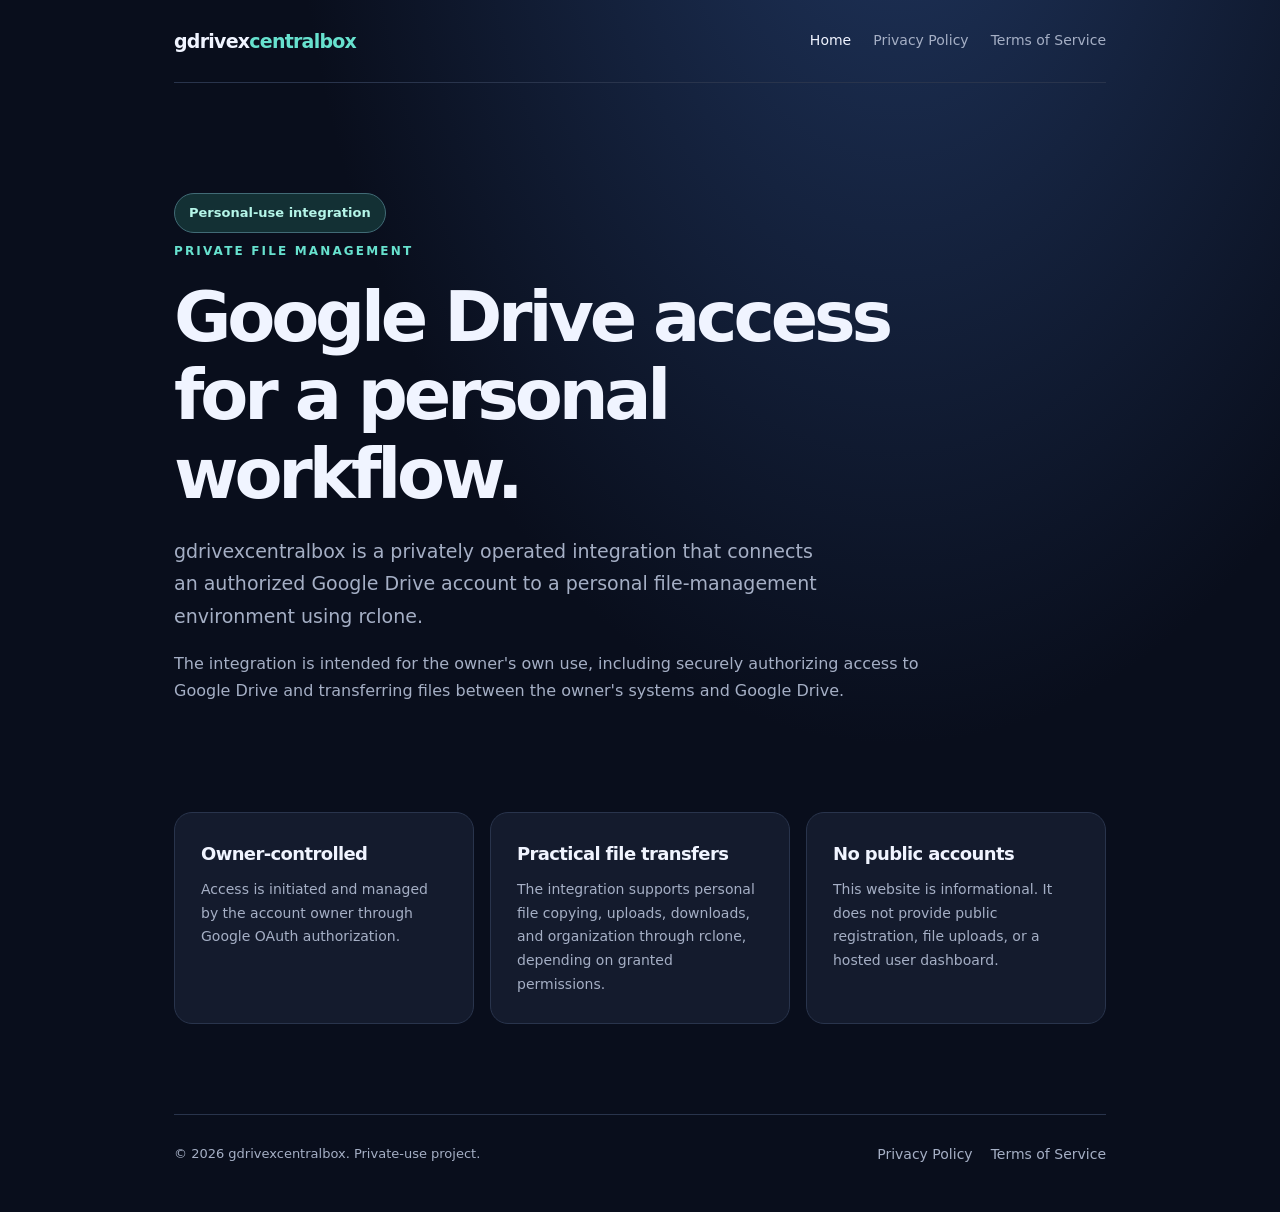
<file: index.html>
<!doctype html>
<html lang="en"><head><meta charset="utf-8"><meta name="viewport" content="width=device-width,initial-scale=1"><meta name="description" content="gdrivexcentralbox is a private Google Drive integration for personal file management using rclone."><title>gdrivexcentralbox | Personal Google Drive Integration</title><link rel="stylesheet" href="styles.css"></head>
<body><div class="shell"><header class="nav"><a class="brand" href="index.html">gdrivex<span>centralbox</span></a><nav class="navlinks" aria-label="Main navigation"><a aria-current="page" href="index.html">Home</a><a href="privacy.html">Privacy Policy</a><a href="terms.html">Terms of Service</a></nav></header><main><section class="hero"><span class="pill">Personal-use integration</span><div class="eyebrow">Private file management</div><h1>Google Drive access for a personal workflow.</h1><p class="lead">gdrivexcentralbox is a privately operated integration that connects an authorized Google Drive account to a personal file-management environment using rclone.</p><p>The integration is intended for the owner's own use, including securely authorizing access to Google Drive and transferring files between the owner's systems and Google Drive.</p></section><section class="features" aria-label="Integration details"><article class="feature"><h2>Owner-controlled</h2><p>Access is initiated and managed by the account owner through Google OAuth authorization.</p></article><article class="feature"><h2>Practical file transfers</h2><p>The integration supports personal file copying, uploads, downloads, and organization through rclone, depending on granted permissions.</p></article><article class="feature"><h2>No public accounts</h2><p>This website is informational. It does not provide public registration, file uploads, or a hosted user dashboard.</p></article></section></main><footer class="footer"><span>© 2026 gdrivexcentralbox. Private-use project.</span><div class="footer-links"><a href="privacy.html">Privacy Policy</a><a href="terms.html">Terms of Service</a></div></footer></div></body></html>
</file>
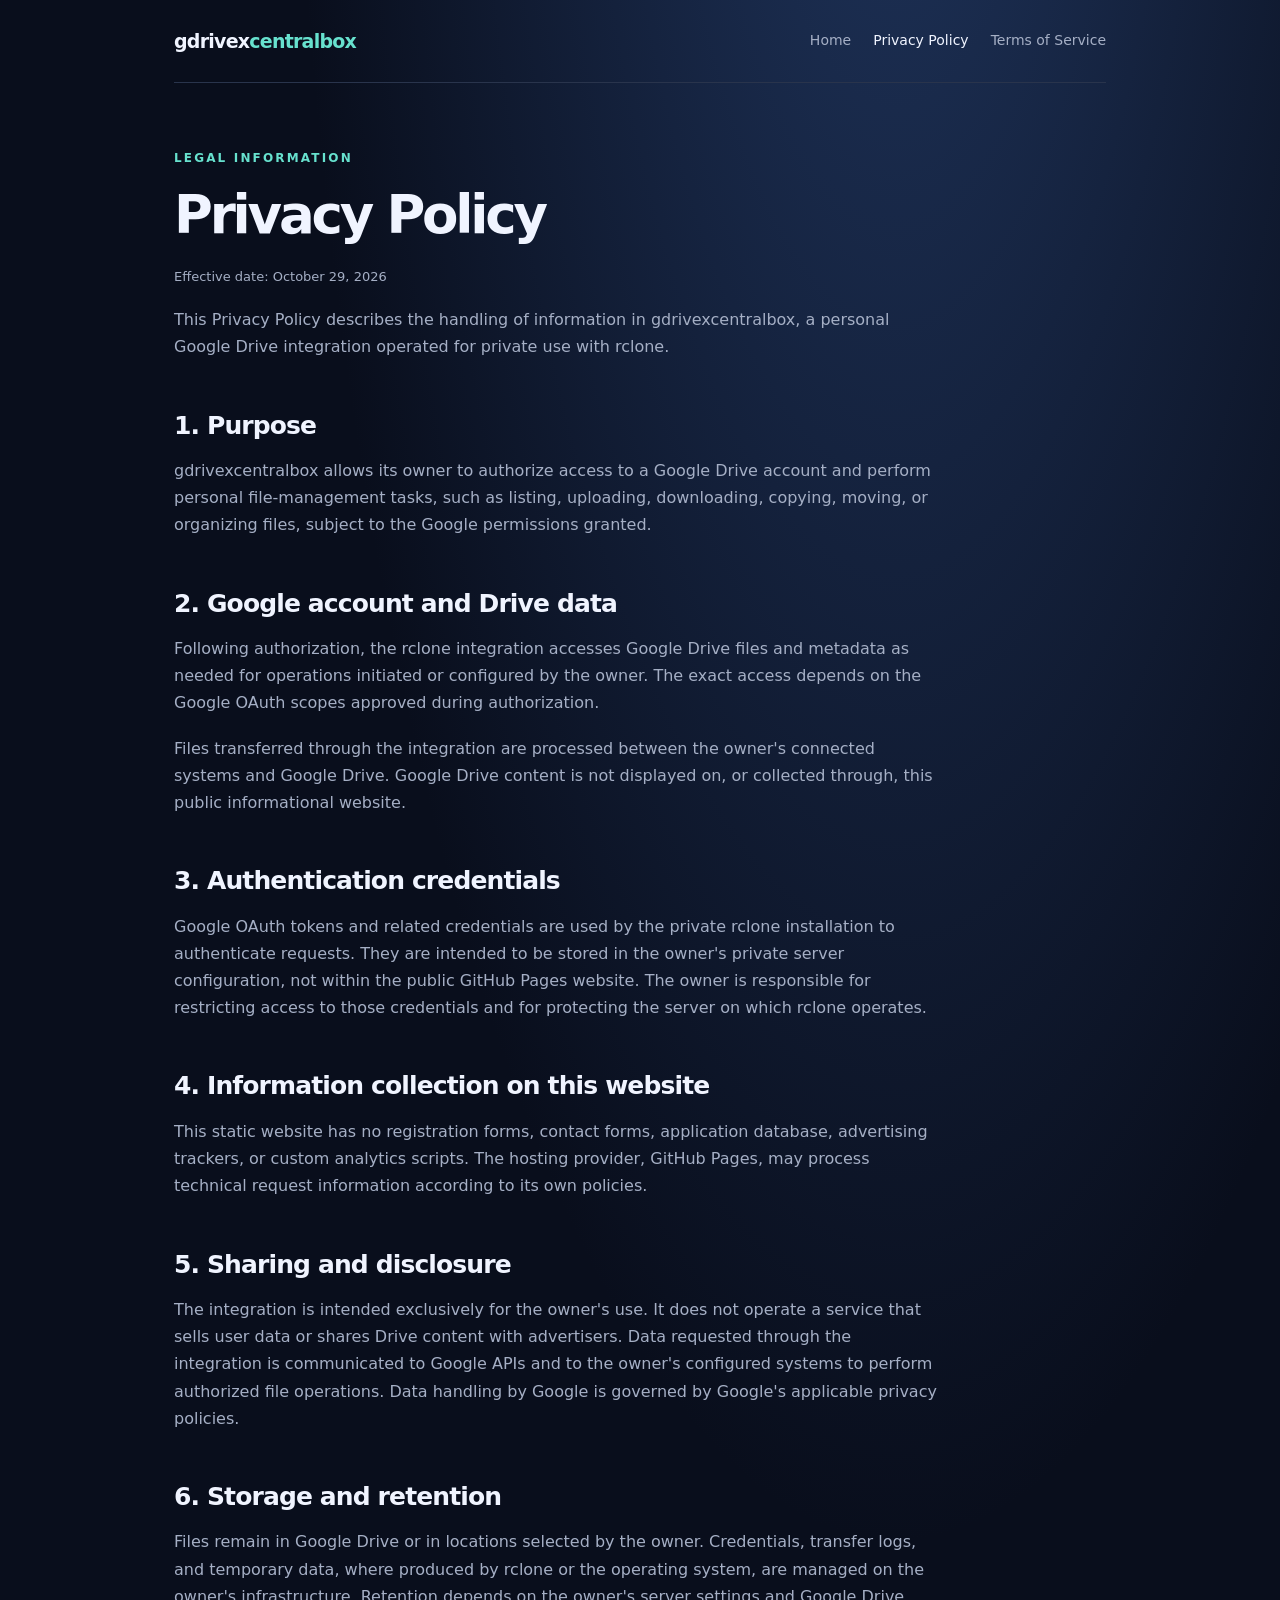
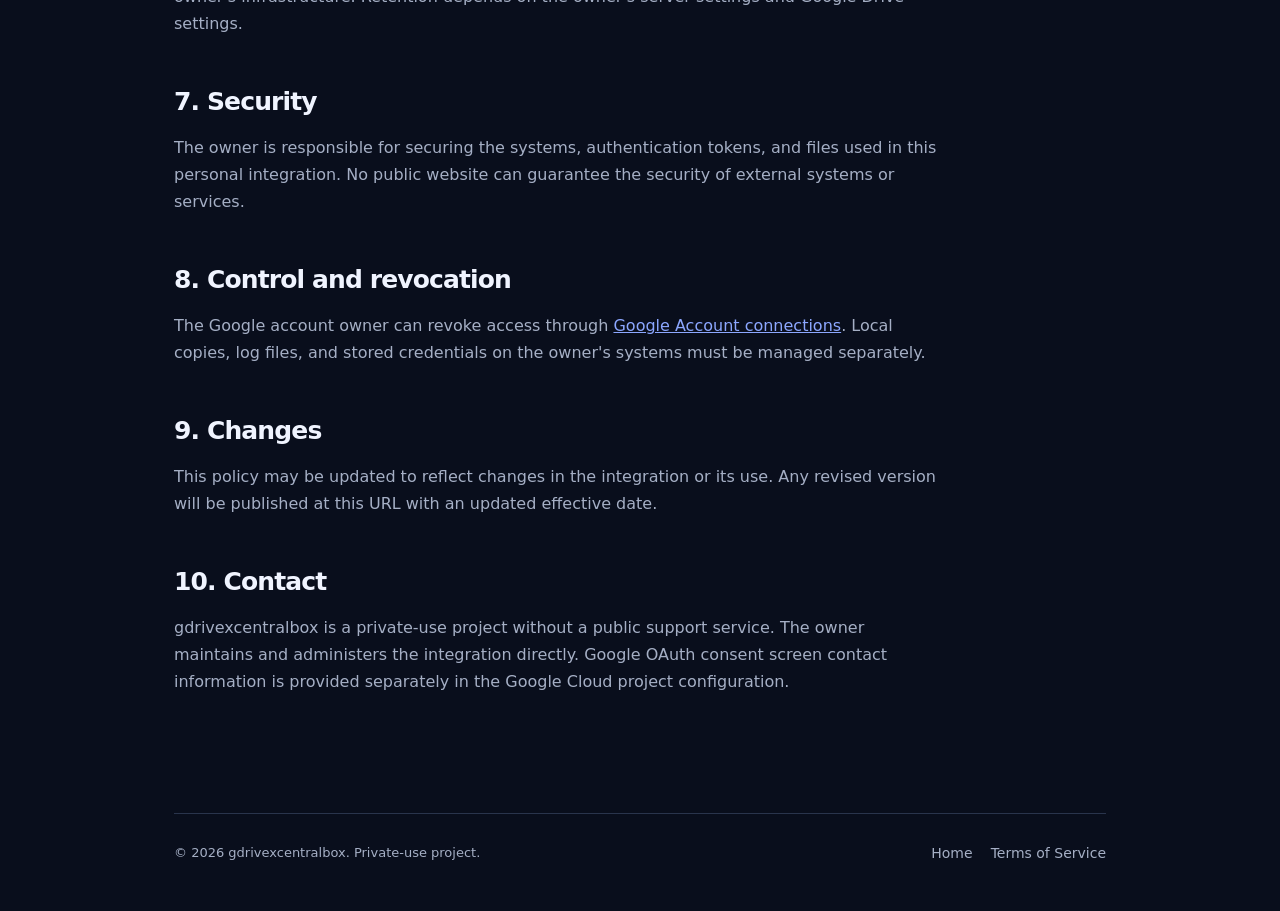
<file: privacy.html>
<!doctype html>
<html lang="en"><head><meta charset="utf-8"><meta name="viewport" content="width=device-width,initial-scale=1"><meta name="description" content="Privacy Policy for gdrivexcentralbox."><title>Privacy Policy | gdrivexcentralbox</title><link rel="stylesheet" href="styles.css"></head>
<body><div class="shell"><header class="nav"><a class="brand" href="index.html">gdrivex<span>centralbox</span></a><nav class="navlinks" aria-label="Main navigation"><a href="index.html">Home</a><a aria-current="page" href="privacy.html">Privacy Policy</a><a href="terms.html">Terms of Service</a></nav></header><main class="legal"><div class="eyebrow">Legal information</div><h1>Privacy Policy</h1><p class="small">Effective date: October 29, 2026</p><p>This Privacy Policy describes the handling of information in gdrivexcentralbox, a personal Google Drive integration operated for private use with rclone.</p><h2>1. Purpose</h2><p>gdrivexcentralbox allows its owner to authorize access to a Google Drive account and perform personal file-management tasks, such as listing, uploading, downloading, copying, moving, or organizing files, subject to the Google permissions granted.</p><h2>2. Google account and Drive data</h2><p>Following authorization, the rclone integration accesses Google Drive files and metadata as needed for operations initiated or configured by the owner. The exact access depends on the Google OAuth scopes approved during authorization.</p><p>Files transferred through the integration are processed between the owner's connected systems and Google Drive. Google Drive content is not displayed on, or collected through, this public informational website.</p><h2>3. Authentication credentials</h2><p>Google OAuth tokens and related credentials are used by the private rclone installation to authenticate requests. They are intended to be stored in the owner's private server configuration, not within the public GitHub Pages website. The owner is responsible for restricting access to those credentials and for protecting the server on which rclone operates.</p><h2>4. Information collection on this website</h2><p>This static website has no registration forms, contact forms, application database, advertising trackers, or custom analytics scripts. The hosting provider, GitHub Pages, may process technical request information according to its own policies.</p><h2>5. Sharing and disclosure</h2><p>The integration is intended exclusively for the owner's use. It does not operate a service that sells user data or shares Drive content with advertisers. Data requested through the integration is communicated to Google APIs and to the owner's configured systems to perform authorized file operations. Data handling by Google is governed by Google's applicable privacy policies.</p><h2>6. Storage and retention</h2><p>Files remain in Google Drive or in locations selected by the owner. Credentials, transfer logs, and temporary data, where produced by rclone or the operating system, are managed on the owner's infrastructure. Retention depends on the owner's server settings and Google Drive settings.</p><h2>7. Security</h2><p>The owner is responsible for securing the systems, authentication tokens, and files used in this personal integration. No public website can guarantee the security of external systems or services.</p><h2>8. Control and revocation</h2><p>The Google account owner can revoke access through <a href="https://myaccount.google.com/connections">Google Account connections</a>. Local copies, log files, and stored credentials on the owner's systems must be managed separately.</p><h2>9. Changes</h2><p>This policy may be updated to reflect changes in the integration or its use. Any revised version will be published at this URL with an updated effective date.</p><h2>10. Contact</h2><p>gdrivexcentralbox is a private-use project without a public support service. The owner maintains and administers the integration directly. Google OAuth consent screen contact information is provided separately in the Google Cloud project configuration.</p></main><footer class="footer"><span>© 2026 gdrivexcentralbox. Private-use project.</span><div class="footer-links"><a href="index.html">Home</a><a href="terms.html">Terms of Service</a></div></footer></div></body></html>
</file>
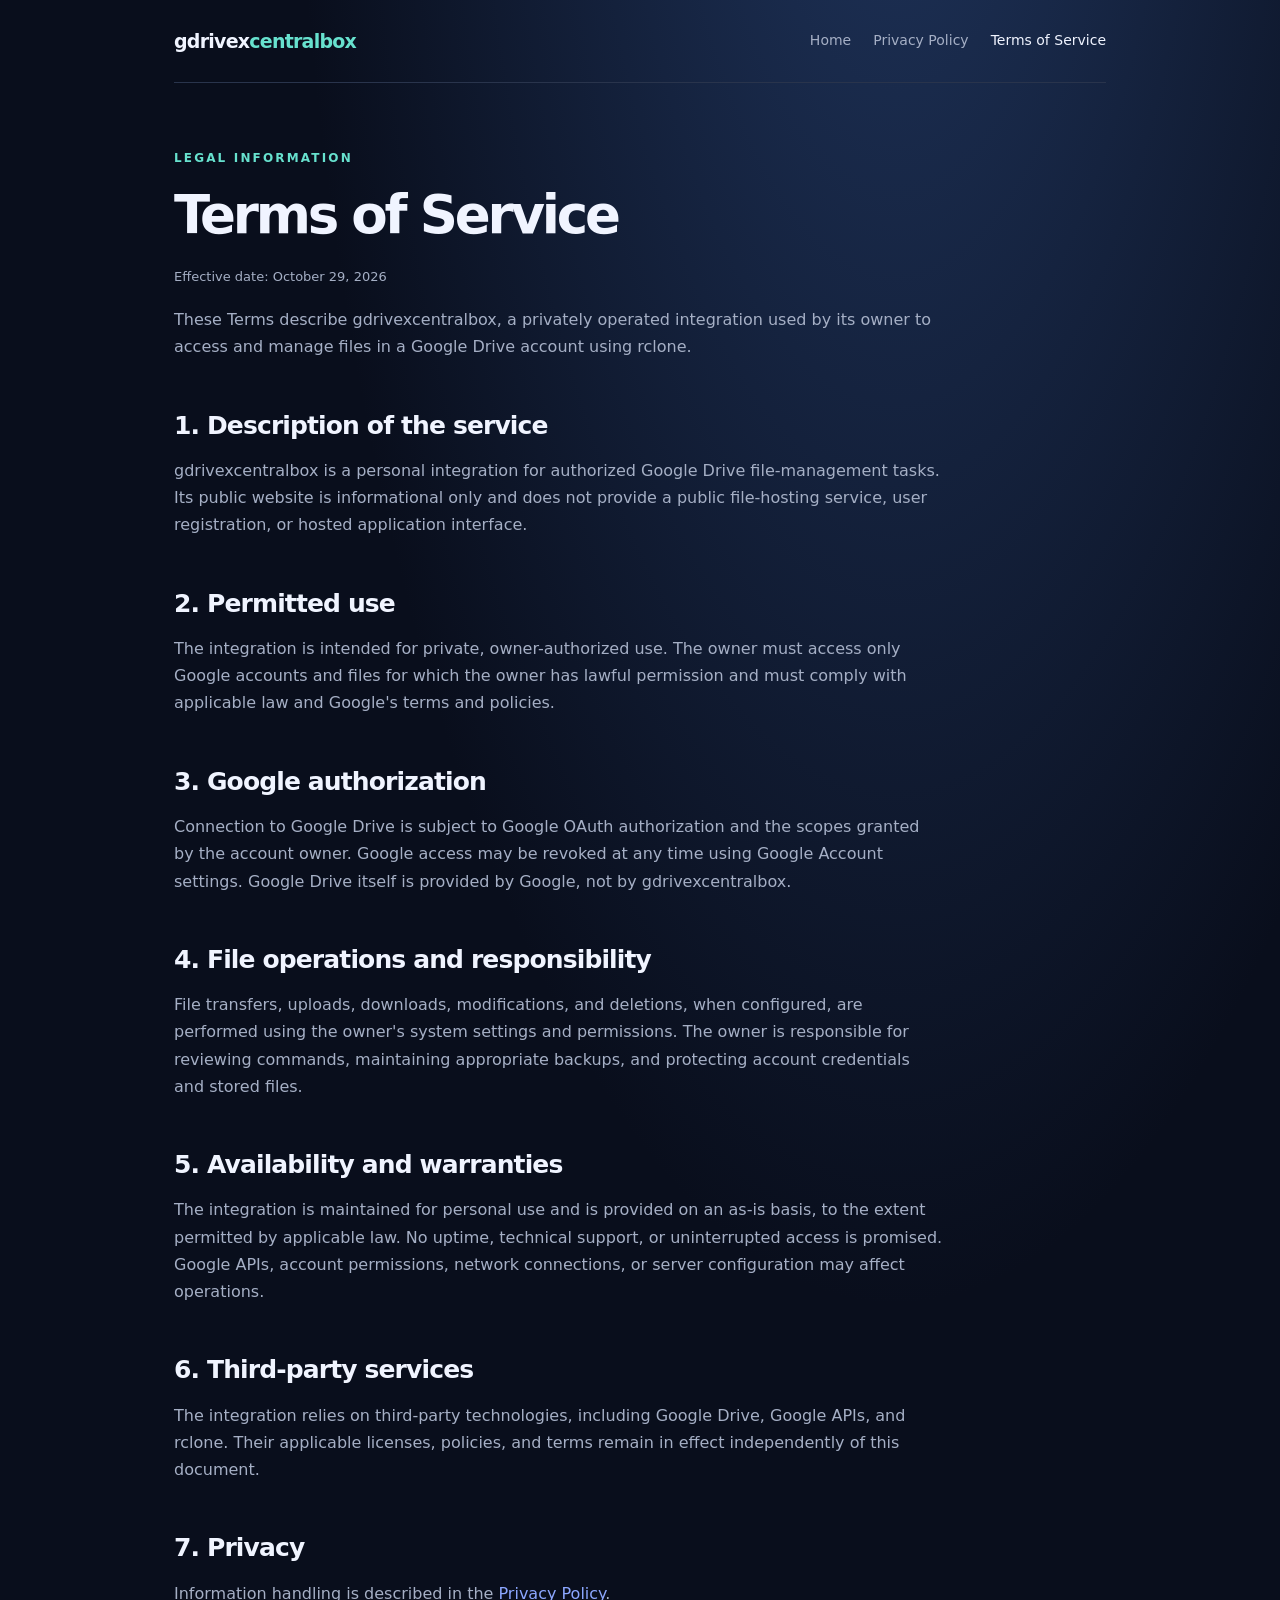
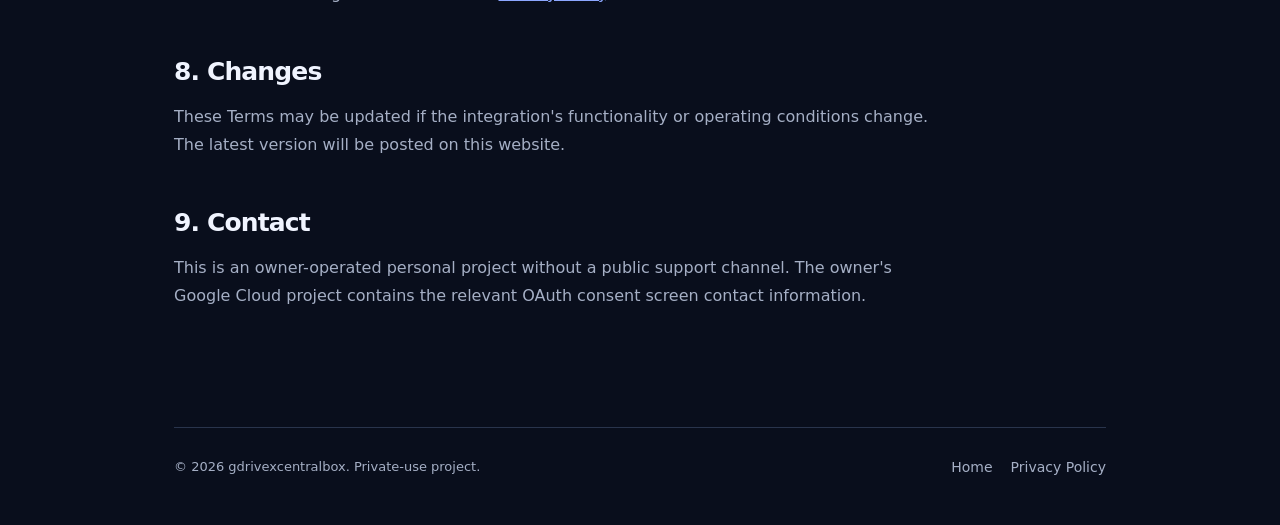
<file: terms.html>
<!doctype html>
<html lang="en"><head><meta charset="utf-8"><meta name="viewport" content="width=device-width,initial-scale=1"><meta name="description" content="Terms of Service for gdrivexcentralbox."><title>Terms of Service | gdrivexcentralbox</title><link rel="stylesheet" href="styles.css"></head>
<body><div class="shell"><header class="nav"><a class="brand" href="index.html">gdrivex<span>centralbox</span></a><nav class="navlinks" aria-label="Main navigation"><a href="index.html">Home</a><a href="privacy.html">Privacy Policy</a><a aria-current="page" href="terms.html">Terms of Service</a></nav></header><main class="legal"><div class="eyebrow">Legal information</div><h1>Terms of Service</h1><p class="small">Effective date: October 29, 2026</p><p>These Terms describe gdrivexcentralbox, a privately operated integration used by its owner to access and manage files in a Google Drive account using rclone.</p><h2>1. Description of the service</h2><p>gdrivexcentralbox is a personal integration for authorized Google Drive file-management tasks. Its public website is informational only and does not provide a public file-hosting service, user registration, or hosted application interface.</p><h2>2. Permitted use</h2><p>The integration is intended for private, owner-authorized use. The owner must access only Google accounts and files for which the owner has lawful permission and must comply with applicable law and Google's terms and policies.</p><h2>3. Google authorization</h2><p>Connection to Google Drive is subject to Google OAuth authorization and the scopes granted by the account owner. Google access may be revoked at any time using Google Account settings. Google Drive itself is provided by Google, not by gdrivexcentralbox.</p><h2>4. File operations and responsibility</h2><p>File transfers, uploads, downloads, modifications, and deletions, when configured, are performed using the owner's system settings and permissions. The owner is responsible for reviewing commands, maintaining appropriate backups, and protecting account credentials and stored files.</p><h2>5. Availability and warranties</h2><p>The integration is maintained for personal use and is provided on an as-is basis, to the extent permitted by applicable law. No uptime, technical support, or uninterrupted access is promised. Google APIs, account permissions, network connections, or server configuration may affect operations.</p><h2>6. Third-party services</h2><p>The integration relies on third-party technologies, including Google Drive, Google APIs, and rclone. Their applicable licenses, policies, and terms remain in effect independently of this document.</p><h2>7. Privacy</h2><p>Information handling is described in the <a href="privacy.html">Privacy Policy</a>.</p><h2>8. Changes</h2><p>These Terms may be updated if the integration's functionality or operating conditions change. The latest version will be posted on this website.</p><h2>9. Contact</h2><p>This is an owner-operated personal project without a public support channel. The owner's Google Cloud project contains the relevant OAuth consent screen contact information.</p></main><footer class="footer"><span>© 2026 gdrivexcentralbox. Private-use project.</span><div class="footer-links"><a href="index.html">Home</a><a href="privacy.html">Privacy Policy</a></div></footer></div></body></html>
</file>
<file: styles.css>
:root{color-scheme:dark;--bg:#090e1c;--panel:#141b2d;--text:#f0f4ff;--muted:#a5afc5;--line:#29344c;--accent:#8ca7ff;--accent2:#67e1ce}*{box-sizing:border-box}html{scroll-behavior:smooth}body{margin:0;font-family:Inter,ui-sans-serif,system-ui,-apple-system,BlinkMacSystemFont,"Segoe UI",sans-serif;background:radial-gradient(ellipse at 70% -20%,#20365f 0%,transparent 48%),var(--bg);color:var(--text);line-height:1.7}a{color:var(--accent)}a:hover{color:#c0ceff}.shell{max-width:980px;margin:auto;padding:0 24px}.nav{display:flex;align-items:center;justify-content:space-between;flex-wrap:wrap;gap:16px;padding:25px 0;border-bottom:1px solid var(--line)}.brand{font-size:19px;font-weight:800;letter-spacing:-.04em;color:var(--text);text-decoration:none}.brand span{color:var(--accent2)}.navlinks{display:flex;gap:22px;flex-wrap:wrap}.navlinks a,.footer a{text-decoration:none;color:var(--muted);font-size:14px}.navlinks a[aria-current=page],.navlinks a:hover,.footer a:hover{color:var(--text)}.hero{padding:110px 0 90px;max-width:780px}.eyebrow{font-size:12px;text-transform:uppercase;letter-spacing:.18em;color:var(--accent2);font-weight:800}h1{font-size:clamp(40px,7vw,70px);line-height:1.12;letter-spacing:-.06em;margin:16px 0 22px}h2{font-size:25px;letter-spacing:-.035em;margin:32px 0 10px}p{color:var(--muted);margin:0 0 18px}.lead{font-size:19px;max-width:660px}.pill{display:inline-block;padding:8px 14px;border:1px solid #416b76;background:#133034;border-radius:100px;color:#b5f5e8;font-size:13px;font-weight:700;margin-bottom:8px}.features{display:grid;grid-template-columns:repeat(3,minmax(0,1fr));gap:16px;margin-bottom:90px}.feature{padding:26px;background:var(--panel);border:1px solid var(--line);border-radius:18px}.feature h2{font-size:18px;margin:0 0 8px}.feature p{font-size:14px;margin:0}.legal{max-width:770px;padding:65px 0 100px}.legal h1{font-size:clamp(34px,5vw,53px)}.legal h2{padding-top:12px}.legal ul{color:var(--muted);padding-left:25px}.legal li{margin:10px 0}.small{font-size:13px}.footer{border-top:1px solid var(--line);padding:28px 0 45px;display:flex;justify-content:space-between;gap:20px;flex-wrap:wrap;color:var(--muted);font-size:13px}.footer-links{display:flex;gap:18px;flex-wrap:wrap}@media(max-width:700px){.features{grid-template-columns:1fr}.hero{padding:75px 0 45px}.nav{align-items:flex-start}.legal{padding:45px 0 70px}}
</file>
